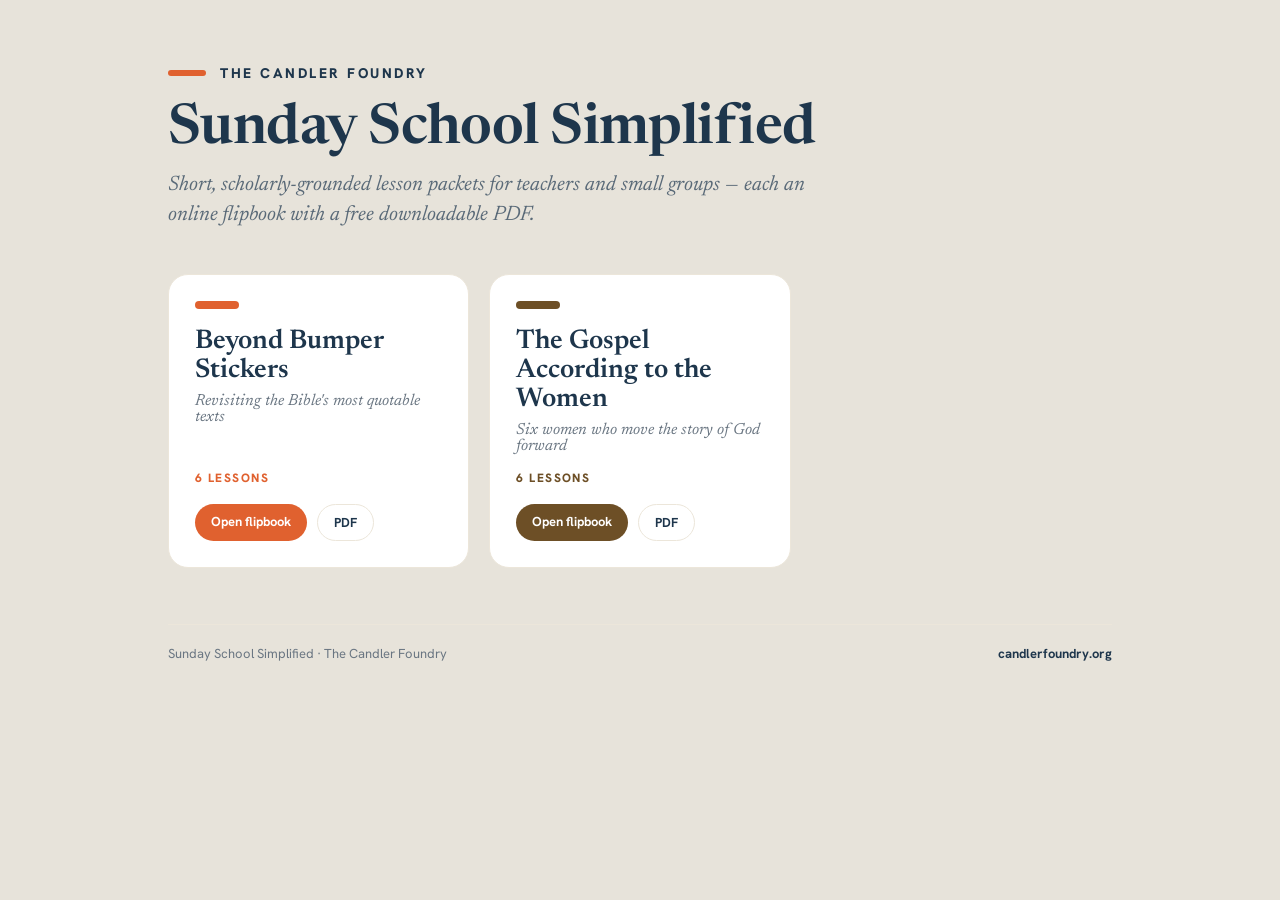
<file: index.html>
<!DOCTYPE html>
<html lang="en">
<head>
<meta charset="UTF-8">
<meta name="viewport" content="width=device-width, initial-scale=1">
<title>Sunday School Simplified — The Candler Foundry</title>
<link rel="icon" type="image/svg+xml" href="engine/assets/favicon.svg">
<link rel="preconnect" href="https://fonts.googleapis.com">
<link rel="preconnect" href="https://fonts.gstatic.com" crossorigin>
<link href="https://fonts.googleapis.com/css2?family=Newsreader:ital,opsz,wght@0,6..72,400;0,6..72,500;0,6..72,600;1,6..72,400;1,6..72,500;1,6..72,600&family=Hanken+Grotesk:wght@400;500;600;700;800&display=swap" rel="stylesheet">
<style>
  :root{--navy:#1E364C;--ink:#39434C;--muted:#6A7682;--cream:#E7E3DA;--line:#ECE6DA;--white:#fff;}
  *{box-sizing:border-box;}
  html,body{margin:0;}
  body{background:var(--cream);font-family:"Hanken Grotesk",sans-serif;color:var(--ink);-webkit-font-smoothing:antialiased;}
  .wrap{max-width:1000px;margin:0 auto;padding:64px 28px 80px;}
  .series{display:flex;align-items:center;gap:14px;}
  .series span{width:38px;height:6px;border-radius:3px;background:#E0612F;}
  .series b{font-size:14px;font-weight:800;letter-spacing:.18em;text-transform:uppercase;color:var(--navy);}
  h1{font-family:"Newsreader",serif;font-weight:600;font-size:56px;line-height:1.02;color:var(--navy);margin:20px 0 0;letter-spacing:-.01em;}
  .lede{font-family:"Newsreader",serif;font-style:italic;font-size:21px;color:#5A6A78;margin-top:12px;max-width:640px;line-height:1.4;}
  .grid{margin-top:44px;display:grid;grid-template-columns:repeat(auto-fill,minmax(300px,1fr));gap:20px;}
  .card{background:var(--white);border:1.5px solid var(--line);border-radius:20px;padding:26px;display:flex;flex-direction:column;transition:.15s;}
  .card:hover{border-color:var(--accent);transform:translateY(-3px);box-shadow:0 14px 34px rgba(17,42,65,.10);}
  .card .spine{width:44px;height:8px;border-radius:4px;background:var(--accent);margin-bottom:18px;}
  .card h2{font-family:"Newsreader",serif;font-weight:600;font-size:27px;line-height:1.08;color:var(--navy);margin:0;}
  .card .sub{font-family:"Newsreader",serif;font-style:italic;font-size:16px;color:var(--muted);margin-top:8px;flex:1;}
  .card .meta{font-size:12px;font-weight:800;letter-spacing:.12em;text-transform:uppercase;color:var(--accent);margin-top:16px;}
  .card .actions{display:flex;gap:10px;margin-top:18px;}
  .card a{font-size:13px;font-weight:700;text-decoration:none;border-radius:100px;padding:9px 16px;transition:.15s;}
  .card a.open{background:var(--accent);color:#fff;}
  .card a.open:hover{filter:brightness(.92);}
  .card a.pdf{background:transparent;color:var(--navy);border:1.5px solid var(--line);}
  .card a.pdf:hover{border-color:var(--accent);}
  .card.soon{opacity:.6;}
  .foot{margin-top:56px;border-top:1.5px solid var(--line);padding-top:20px;font-size:13px;color:var(--muted);display:flex;justify-content:space-between;flex-wrap:wrap;gap:8px;}
  .foot a{color:var(--navy);font-weight:700;text-decoration:none;}
</style>
</head>
<body>
  <div class="wrap">
    <div class="series"><span></span><b>The Candler Foundry</b></div>
    <h1>Sunday School Simplified</h1>
    <div class="lede">Short, scholarly-grounded lesson packets for teachers and small groups — each an online flipbook with a free downloadable PDF.</div>
    <div class="grid" id="grid"></div>
    <div class="foot"><div>Sunday School Simplified &middot; The Candler Foundry</div><div><a href="https://candlerfoundry.org">candlerfoundry.org</a></div></div>
  </div>
  <script>
    fetch('packets/index.json').then(function(r){return r.json();}).then(function(list){
      var grid=document.getElementById('grid');
      list.forEach(function(p){
        var live=p.status!=='soon';
        var a=document.createElement('div');
        a.className='card'+(live?'':' soon');
        a.style.setProperty('--accent',p.accent||'#E0612F');
        var actions=live
          ? '<div class="actions"><a class="open" href="packets/'+p.slug+'/">Open flipbook</a>'+
            (p.pdf?'<a class="pdf" href="packets/'+p.slug+'/'+encodeURIComponent(p.pdf)+'" download>PDF</a>':'')+'</div>'
          : '<div class="meta">Coming soon</div>';
        a.innerHTML='<div class="spine"></div><h2>'+p.title+'</h2>'+
          '<div class="sub">'+(p.subtitle||'')+'</div>'+
          '<div class="meta">'+(p.lessons?p.lessons+' Lessons':'')+'</div>'+actions;
        grid.appendChild(a);
      });
    }).catch(function(e){document.getElementById('grid').innerHTML='<p>Could not load packets.</p>';});
  </script>
</body>
</html>
</file>
